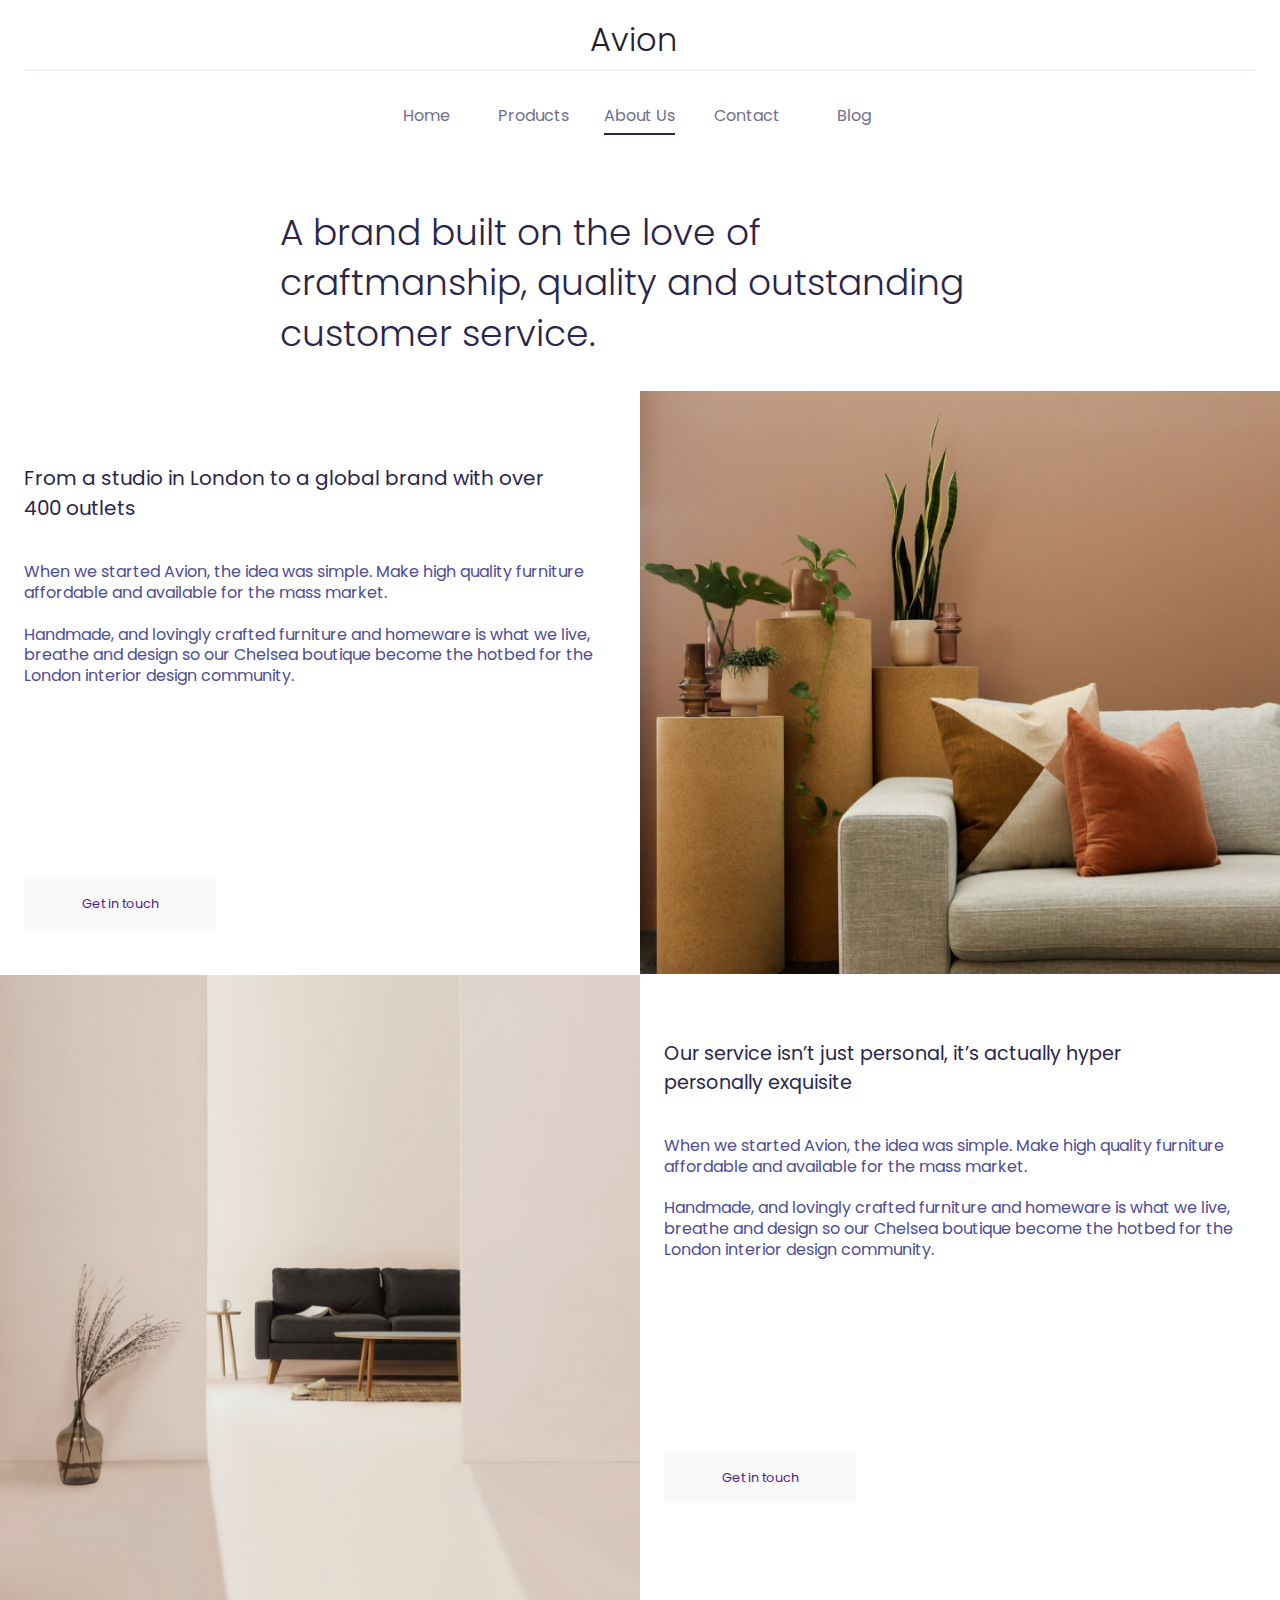
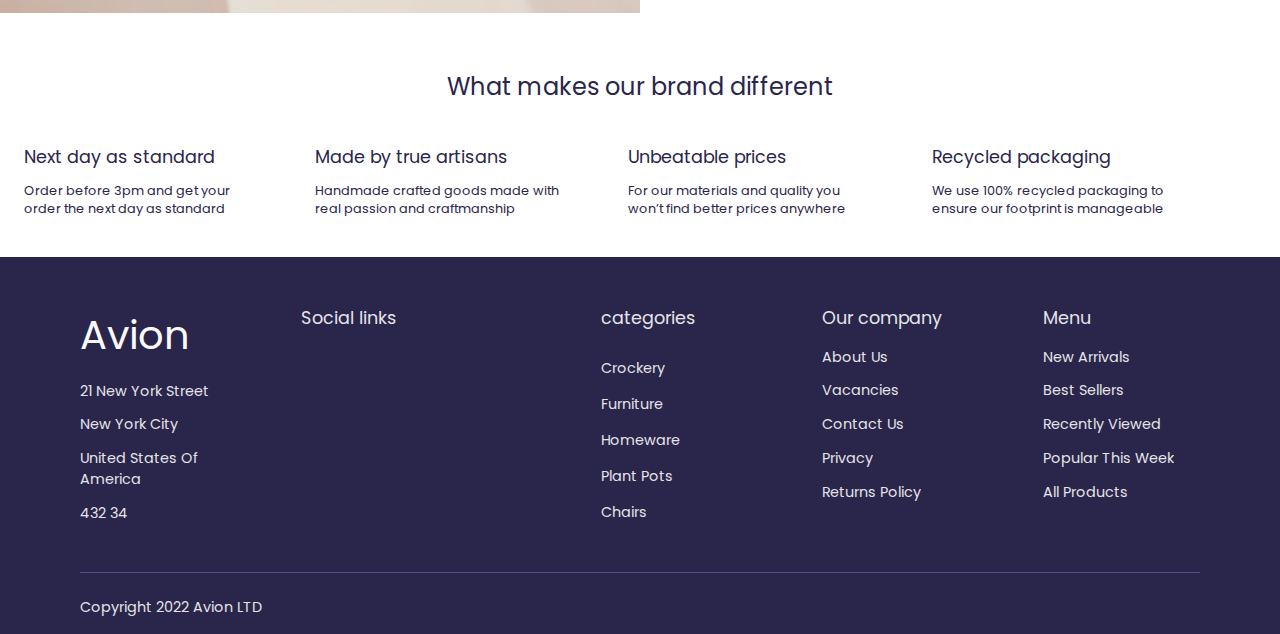
<file: html/about.html>
<!DOCTYPE html>
<html lang="en">

<head>
  <meta charset="UTF-8" />
  <meta http-equiv="X-UA-Compatible" content="IE=edge" />
  <meta name="viewport" content="width=device-width, initial-scale=1.0" />
  <link rel="stylesheet" href="https://cdnjs.cloudflare.com/ajax/libs/font-awesome/6.1.1/css/all.min.css"
    integrity="sha512-KfkfwYDsLkIlwQp6LFnl8zNdLGxu9YAA1QvwINks4PhcElQSvqcyVLLD9aMhXd13uQjoXtEKNosOWaZqXgel0g=="
    crossorigin="anonymous" referrerpolicy="no-referrer" />
  <link rel="stylesheet" href="../css/about.css" />
  <title>About us</title>
</head>

<body>
  <header>
    <div>
      <div class="user">
        <i class="fa-solid fa-user"></i>
      </div>
      <h1>Avion</h1>
      <div class="header-icons">
        <a href="./cart.html"><i class="fa-solid fa-cart-shopping"></i></a>
        <i class="fa-solid fa-bars"></i>
      </div>
    </div>
    <hr />
    <nav>
      <ul>
        <li><a href="../index.html"> Home </a></li>
        <li><a href="./filter.html"> Products </a></li>
        <li><a href="./about.html" class="active"> About Us </a></li>
        <li><a href="#"> Contact </a></li>
        <li><a href="#"> Blog </a></li>
      </ul>
    </nav>
  </header>
  <main>
    <!-- start of service section  -->

    <section id="service">
      <h2>A brand built on the love of craftmanship, quality and outstanding customer service.</h2>
    </section>
    <!-- end service section -->

    <!-- start blogs sections -->

    <section id="first-blog">
      <div class="inf">
        <h4 class="blog-title">From a studio in London to a global brand with
          over 400 outlets</h4>
        <p>
          When we started Avion, the idea was simple. Make high quality furniture affordable and available for the mass
          market.<br><br> Handmade, and lovingly crafted furniture and homeware is what we live, breathe and design so
          our Chelsea boutique become the hotbed for the London interior design community.
        </p>
        <div class="contact">
          <a href=""> Get in touch </a>
        </div>
      </div>
      <img src="../images/blog1.png" alt="">
    </section>
    <section id="second-blog">
      <img src="../images/blog2.png">
      <div class="inf">
        <h4 class="blog-title">Our service isn’t just personal, it’s actually
          hyper personally exquisite</h4>
        <p>
          When we started Avion, the idea was simple. Make high quality furniture affordable and available for the mass
          market.<br><br> Handmade, and lovingly crafted furniture and homeware is what we live, breathe and design so
          our Chelsea boutique become the hotbed for the London interior design community.
        </p>
        <div class="contact">
          <a href=""> Get in touch </a>
        </div>
      </div>
    </section>

    <!-- end blogs sections -->

    <!-- start information section -->
    <section id="info">
      <h4>What makes our brand  different </h4>
      <div class="container">
        <div class="card">
          <i class="fa-solid fa-truck"></i>
          <h5>Next day as standard</h5>
          <p>Order before 3pm and get your order the next day as standard</p>
        </div>
        <div class="card">
          <i class="fa-solid fa-square-check"></i>
          <h5>Made by true artisans</h5>
          <p>
            Handmade crafted goods made with real passion and craftmanship
          </p>
        </div>
        <div class="card">
          <i class="fa-solid fa-credit-card"></i>
          <h5>Unbeatable prices</h5>
          <p>
            For our materials and quality you won’t find better prices
            anywhere
          </p>
        </div>
        <div class="card">
          <i class="fa-solid fa-seedling"></i>
          <h5>Recycled packaging</h5>
          <p>
            We use 100% recycled packaging to ensure our footprint is
            manageable
          </p>
        </div>
      </div>
    </section>



    <!-- end information section -->



  </main>
  <footer>
    <div class="container">
      <div class="address">
        <h1>avion</h1>
        <ul>
          <li>21 new york street</li>
          <li>new york city</li>
          <li>united states of america</li>
          <li>432 34</li>
        </ul>
      </div>
      <div class="social">
        <h3>Social links</h3>
        <ul>
          <li><a href="#"><i class="fa-brands fa-linkedin"></a></i></li>
          <li><a href="#"><i class="fa-brands fa-facebook-square"></i></a></li>
          <li><a href="#"><i class="fa-brands fa-instagram"></i></a></li>
          <li><a href="#"><i class="fa-brands fa-skype"></i></a></li>
          <li><a href="#"><i class="fa-brands fa-twitter"></i></a></li>
          <li><a href="#"><i class="fa-brands fa-pinterest"></i></a></li>
        </ul>
      </div>
      <div class="categories">
        <h3>categories</h3>
        <ul>
          <li><a href="./filter.html">Crockery</a></li>
          <li><a href="./filter.html">Furniture</a></li>
          <li><a href="./filter.html">Homeware</a></li>
          <li><a href="./filter.html">Plant pots</a></li>
          <li><a href="./filter.html">Chairs</a></li>
        </ul>
      </div>
      <div class="our-company">
        <h3>Our company</h3>
        <ul>
          <li><a href="./about.html">About us</a></li>
          <li><a href="#">Vacancies</a></li>
          <li><a href="#">Contact us</a></li>
          <li><a href="#">Privacy</a></li>
          <li><a href="#">Returns policy</a></li>
        </ul>
      </div>
      <div class="menu">
        <h3>Menu</h3>
        <ul>
          <li><a href="#">New arrivals</a></li>
          <li><a href="#">Best sellers</a></li>
          <li><a href="#">Recently viewed</a></li>
          <li><a href="#">Popular this week</a></li>
          <li><a href="./filter.html">All products</a></li>
        </ul>
      </div>
    </div>
    <div class="copy">
      <hr>
      <p>Copyright 2022 Avion LTD</p>
    </div>
  </footer>

  <script src="../js/about.js"></script>
</body>

</html>
</file>
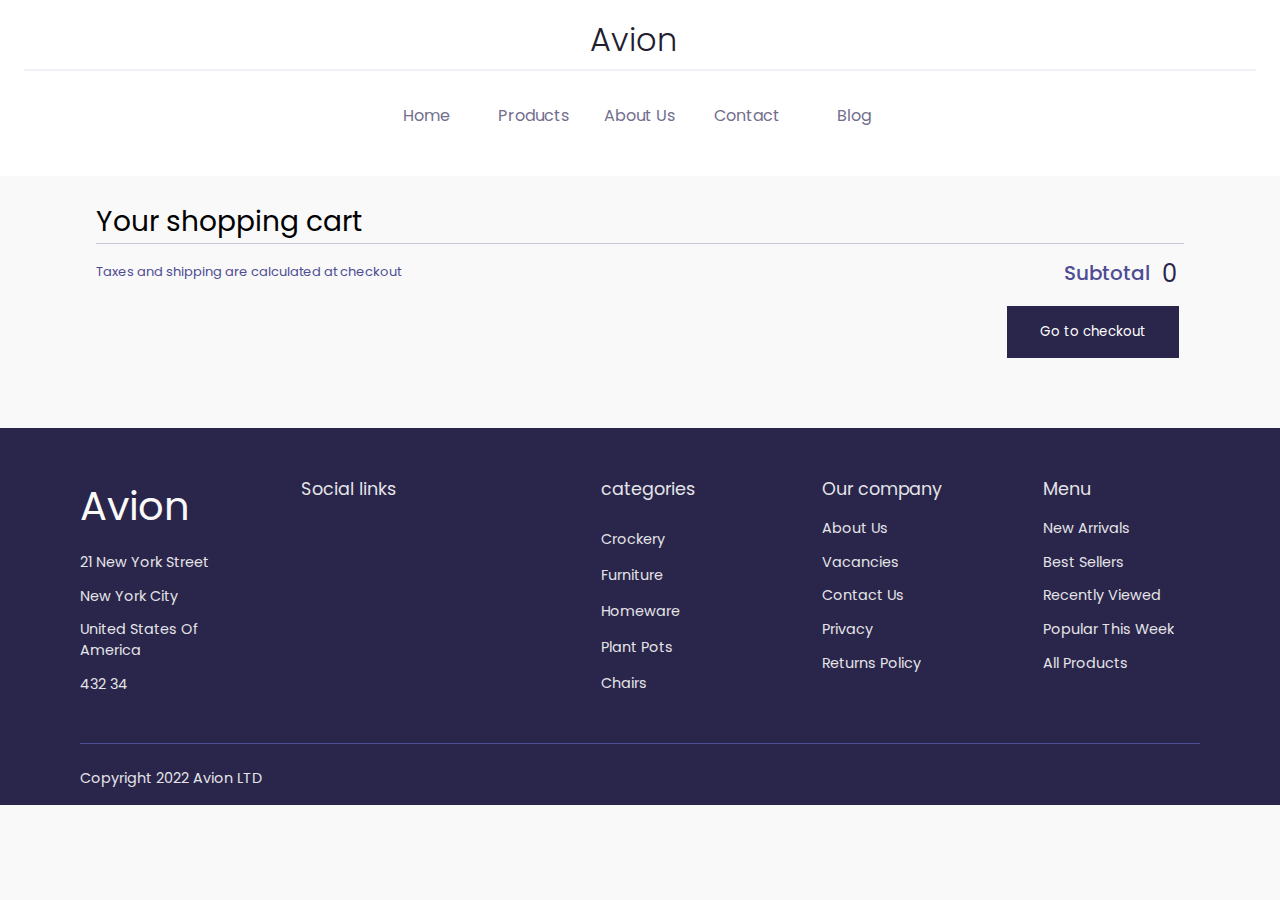
<file: html/cart.html>
<!DOCTYPE html>
<html lang="en">
  <head>
    <meta charset="UTF-8" />
    <meta http-equiv="X-UA-Compatible" content="IE=edge" />
    <meta name="viewport" content="width=device-width, initial-scale=1.0" />
    <link
      rel="stylesheet"
      href="https://cdnjs.cloudflare.com/ajax/libs/font-awesome/6.1.1/css/all.min.css"
      integrity="sha512-KfkfwYDsLkIlwQp6LFnl8zNdLGxu9YAA1QvwINks4PhcElQSvqcyVLLD9aMhXd13uQjoXtEKNosOWaZqXgel0g=="
      crossorigin="anonymous"
      referrerpolicy="no-referrer"
    />
    <link rel="stylesheet" href="../css/cart.css" />
    <title>Cart</title>
  </head>
  <body>
    <header>
      <div>
        <div class="user">
          <i class="fa-solid fa-user"></i>
        </div>
        <h1>Avion</h1>
        <div class="header-icons">
          <a href="./cart.html"><i class="fa-solid fa-cart-shopping"></i></a>
          <i class="fa-solid fa-bars"></i>
        </div>
      </div>
      <hr />
      <nav>
        <ul>
          <li><a href="../index.html"> Home </a></li>
          <li><a href="./filter.html"> Products </a></li>
          <li><a href="./about.html"> About Us </a></li>
          <li><a href="#"> Contact </a></li>
          <li><a href="#"> Blog </a></li>
        </ul>
      </nav>
    </header>
      <main>
        <h2>Your shopping cart</h2>

    <div id="empty-cart">
      <img src="../images/emptyCart.png" alt="Empty Cart">
      <h2>Your Cart Empty!</h2>
      <p>You have no items in your shopping cart.<br>let's go buy something!</p>

      <a href="../html/filter.html">Browse products</a>
    </div>


        <section id="card-container">
          <!-- <div class="card">
            <img  class ="card-img"src="../images/blog2.png" alt="ssss">   
            <div class="card-inner-div">
              <div class="title-description-container">

             <h3 class="card-title">Graystone vase</h6>
              <p class="card-description">A timeless ceramic vase with 
                a tri color .</p>
                </div>

                <div class="quantity-container">
                  <p class="quantity-increase">+</p>
                  <p class="card-price">1</p>
                  <p  class="quantity-decrease">-</p>
                 <i class="fa-solid fa-trash delete-item"></i>

                </div>
              <div class="card-total">
                <p class="span-total">total:</p> <p class="total-price">$85</p>
              </div>

                </div>
              </div> -->
        
        </section>
        <section id="subtotal">
        <div id="subtotal-container"><p id="subtotal-text">Subtotal  <p id=subtotal-num>0</p></p>
        </div>
        <p id="taxes-and-shpping">Taxes and shipping are calculated at checkout</p>
        </section>

        
        <button id="btn-checkout">Go to checkout</button>
            </main>


    <footer>
      <div class="container">
        <div class="address">
          <h1>avion</h1>
          <ul>
            <li>21 new york street</li>
            <li>new york city</li>
            <li>united states of america</li>
            <li>432 34</li>
          </ul>
        </div>
        <div class="social">
          <h3>Social links</h3>
          <ul>
            <li><a href="#"><i class="fa-brands fa-linkedin"></a></i></li>
            <li><a href="#"><i class="fa-brands fa-facebook-square"></i></a></li>
            <li><a href="#"><i class="fa-brands fa-instagram"></i></a></li>
            <li><a href="#"><i class="fa-brands fa-skype"></i></a></li>
            <li><a href="#"><i class="fa-brands fa-twitter"></i></a></li>
            <li><a href="#"><i class="fa-brands fa-pinterest"></i></a></li>
          </ul>
        </div>
        <div class="categories">
          <h3>categories</h3>
          <ul>
            <li><a href="./filter.html">Crockery</a></li>
            <li><a href="./filter.html">Furniture</a></li>
            <li><a href="./filter.html">Homeware</a></li>
            <li><a href="./filter.html">Plant pots</a></li>
            <li><a href="./filter.html">Chairs</a></li>
          </ul>
        </div>
        <div class="our-company">
          <h3>Our company</h3>
          <ul>
            <li><a href="./about.html">About us</a></li>
            <li><a href="#">Vacancies</a></li>
            <li><a href="#">Contact us</a></li>
            <li><a href="#">Privacy</a></li>
            <li><a href="#">Returns policy</a></li>
          </ul>
        </div>
        <div class="menu">
          <h3>Menu</h3>
          <ul>
            <li><a href="#">New arrivals</a></li>
            <li><a href="#">Best sellers</a></li>
            <li><a href="#">Recently viewed</a></li>
            <li><a href="#">Popular this week</a></li>
            <li><a href="./filter.html">All products</a></li>
          </ul>
        </div>
        </div>
        <div class="copy">
          <hr>
          <p>Copyright 2022 Avion LTD</p>
        </div>
    </footer>
    <script src="../js/cart.js"></script>
  </body>
</html>
</file>
<file: css/about.css>
@import url("https://fonts.googleapis.com/css2?family=Poppins:wght@200;300;400;500;600;700&display=swap%27");

* {
  padding: 0;
  margin: 0;
  box-sizing: border-box;
  font-family: "Poppins", sans-serif;
}

:root {
  --dark-primary: #2a254b;
  --primary: #4e4d93;
  --light-grey: #f9f9f9;
  --white: #ffffff;
  --border-dark: #cac6da;
}

body {
  scroll-behavior: smooth;
}

a {
  text-decoration: none;
}
/* --------- start of header section --------- */
header {
  background-color: #fff;
  padding: 1rem 1.5rem;
  position: relative;
}

header div:nth-child(1) {
  display: flex;
  flex-wrap: wrap;
  justify-content: space-between;
  align-items: center;
  /* padding: 0.3rem 0; */
  margin-bottom: 0.3rem;
}

header div .user {
  display: none;
}

header div h1 {
  order: 0;
  font-size: 1.5rem;
  font-weight: 300;
  color: #22202e;
}

header .header-icons i {
  margin-left: 0.7rem;
  color: #22202e;
}

header hr {
  display: none;
}
nav {
  background-color: white;
  padding: 2rem 0.5rem;
  position: absolute;
  left: 0;
  right: 0;
  display: none;
  z-index: 10;
}

.slide-in {
  animation: slide 1s forwards;
}
.slide-out {
  animation: slideOut 1s forwards;
}

@keyframes slide {
  0% {
    opacity: 0;
    top: 3px;
  }
  100% {
    opacity: 1;
    top: 3.56rem;
  }
}

@keyframes slideOut {
  0% {
    opacity: 1;
    top: 4rem;
  }

  100% {
    opacity: 0;
    top: 3rem;
  }
}

nav ul {
  display: flex;
  flex-direction: column;
  align-items: center;
  justify-content: center;
  list-style-type: none;
  gap: 1.5rem;
}

nav ul li {
  width: 100%;
  display: flex;
  justify-content: center;
  align-items: center;
  text-align: center;
}

nav ul li a {
  color: #726e8d;
  position: relative;
  width: 100%;
}

nav ul li a::after {
  content: "";
  position: absolute;
  width: 100%;
  background-color: #e4e0f1;
  bottom: -50%;
  left: 0;
  height: 0.1rem;
}

.active::after {
  background-color: var(--dark-primary);
}

.fa-bars {
  transition: all 0.3s ease-in-out;
}

.rotate-menu {
  transform: rotateZ(90deg);
  transition: all 0.3s ease-in-out;
}
/* ------ header media queries ------ */
@media screen and (min-width: 992px) {
  header hr {
    display: block;
    background-color: #f1eff8;
    border: 0.5px solid #f1eff8;
  }
  header div h1 {
    font-size: 2rem;
  }

  header div .user {
    display: block;
  }

  .fa-bars {
    display: none;
  }

  nav {
    display: block;
    position: relative;
  }

  nav ul {
    flex-direction: row;
    justify-content: space-around;
    width: 50%;
    margin: 0 auto;
    font-size: 0.9rem;
  }

  nav ul li a {
    width: auto;
  }
  nav ul li a::after {
    background-color: var(--dark-primary);
    display: none;
    height: 0.15rem;
    bottom: -30%;
  }

  nav ul li a:hover:after {
    display: block;
    animation: underline 0.5s forwards;
  }

  @keyframes underline {
    0% {
      width: 0%;
    }

    100% {
      width: 100%;
    }
  }

  .active::after {
    display: block;
  }
}

@media screen and (min-width: 1200px) {
  nav {
    display: block;
    position: relative;
  }
  nav ul {
    flex-direction: row;
    justify-content: space-around;
    width: 42%;
    margin: 0 auto;
    font-size: 1rem;
  }
}
/* --------- end of header section ---------- */

/* service section style start */
#service h2 {
  color: var(--dark-primary);
  font-size: 1.8rem;
  font-weight: 400;
  line-height: 2.8rem;
  padding: 2rem 1.5rem 2rem 1.5rem;
  margin-bottom: 3rem;
}

/* start media queries for service section in about page */

@media (min-width: 768px) and (max-width: 991.98px) {
  #service h2 {
    padding: 1.5rem 4.8rem 1.5rem 7.5rem;
    font-size: 1.7rem;
  }
}

@media (min-width: 992px) and (max-width: 1199.98px) {
  #service h2 {
    display: flex;
    justify-content: center;
    text-align: center;
    width: 100%;
  }
}
@media (min-width: 1200px) {
  #service h2 {
    font-size: 2.25rem;
    margin: auto;
    width: 60%;
    font-weight: 300;
    line-height: 3.15rem;
  }
}
/* end media queries for service section */

/* service section style end */

/* blogs section style start */
#first-blog,
#second-blog {
  display: flex;
  flex-direction: column;
}
#first-blog .inf .blog-title {
  font-size: 1.25rem;
  font-weight: 400;
  margin: 3rem 5.75rem 0.75rem 1.5rem;
  color: var(--dark-primary);
}
#first-blog .inf p {
  font-size: 0.8rem;
  font-weight: 400;
  margin: 0.75rem 1.5rem 4rem 1.5rem;
  line-height: 1.3rem;
  color: var(--primary);
}
#first-blog .inf .contact {
  color: var(--dark-primary);
  background-color: var(--light-grey);
  font-size: 0.9rem;
  font-weight: 400;
  margin: 0rem 1.5rem 2.37rem 1.5rem;
  padding: 1rem 7rem 1rem 7rem;
}

#first-blog img {
  width: 100%;
  margin-bottom: -0.438rem;
}
#second-blog img {
  width: 100%;
}

#second-blog .inf .blog-title {
  font-size: 1.2rem;
  font-weight: 400;
  margin: 3rem 5.75rem 0.75rem 1.5rem;
  color: var(--dark-primary);
}
#second-blog .inf p {
  font-size: 0.8rem;
  font-weight: 400;
  margin: 0.75rem 1.5rem 4rem 1.5rem;
  line-height: 1.3rem;
  color: var(--primary);
}
#second-blog .inf .contact {
  color: var(--dark-primary);
  background-color: var(--light-grey);
  font-size: 0.9rem;
  font-weight: 400;
  margin: 0rem 1.5rem 6.9rem 1.5rem;
  padding: 1rem 7rem 1rem 7rem;
}
/* start media queries for service blogs in about page */
@media (min-width: 768px) and (max-width: 991.98px) {
  #first-blog .inf .contact {
    width: 45%;
    font-size: 1rem;
    text-align: center;
  }
  #second-blog .inf .contact {
    width: 45%;
    font-size: 1rem;
    text-align: center;
  }
}
@media (min-width: 992px)  {
  #first-blog .inf .contact {
    width: 30%;
    font-size: 1rem;
    text-align: center;
  }
  #second-blog .inf .contact {
    width: 30%;
    font-size: 1rem;
    text-align: center;
  }
  #first-blog,
  #second-blog {
    display: flex;
    flex-direction: row;
  }
#first-blog .inf .blog-title {
  margin-top:4.5rem;

}

#second-blog .inf .blog-title {
  margin-top:4.5rem;
}


  #first-blog img {
    width: 50%;
    margin-bottom: -0.438rem;
  }
  #second-blog img {
    width: 50%;
    margin-top: 0.5rem;
  }
  #first-blog .inf p {
    font-size: 1rem;
    padding-top: 1.7rem;
  }
  #second-blog .inf p {
    font-size: 1rem;
    padding-top: 1.7rem;

  }

  #first-blog .inf .contact {
    width: 30%;
    font-size: 0.8rem;
    text-align: center;
    padding: 1rem 2rem 1rem 2rem;
    margin-top: 12rem;
  }
  #second-blog .inf .contact {
    width: 30%;
    font-size: 0.8rem;
    text-align: center;
    padding: 1rem 2rem 1rem 2rem;
    margin-top: 12rem;
  }
}

/* end media queries for blogs section in about page */

/* blogs section style end  */

/* start style for information section */
#info {
  color: var(--dark-primary);
  margin-left: 1.5rem;
  margin-right: 1.5rem;
}
#info .container {
  display: flex;
  flex-direction: column;
}
#info h4 {
  font-size: 1.3rem;
  font-weight: 400;
  padding-bottom: 2.5rem;
}
#info .card {
  margin-bottom: 2.4rem;
}
#info .card i {
  font-size: 1.2rem;
  margin-bottom: 1rem;
}
#info .card h5 {
  font-size: 1rem;
  font-weight: 400;
  margin-bottom: 0.75rem;
}
#info .card p {
  font-size: 0.8rem;
  font-weight: 400;
}

/* start media quiery for information section */
@media (min-width:992px) {
  #info h4 {
    text-align: center;
    font-size: 1.5rem;
    padding-top: 3.5rem;
  }
  #info .container {
    display: flex;
    justify-content:space-between;
    flex-direction: row;
  }
  #info .container .card {
    padding-right: 3.7rem;
  }
  #info .container .card h5 {
    font-size:1.1rem;
    
  }
  #info .container .card p {
    font-size:0.8rem;
  }


  } 




/* end style for information section */

/* Footer style starts */

footer {
  background-color: var(--dark-primary);
  padding: 3rem 2rem 1rem;
  color: var(--light-grey);
  display: flex;
  flex-direction: column;
  gap: 3rem;
}

footer .container {
  display: grid;
  grid-template-columns: 1.2fr 1fr;
  row-gap: 3rem;
}

footer .container div > * {
  width: 100%;
}

footer .container div ul {
  list-style: none;
  display: flex;
  justify-content: center;
  align-items: center;
  flex-wrap: wrap;
  gap: 0.8rem;
  margin-top: 1rem;
}

footer .container div ul li {
  width: 100%;
  opacity: 0.9;
  text-transform: capitalize;
  font-size: 0.9rem;
}

footer .container div ul li a {
  text-decoration: none;
  color: var(--light-grey);
  transition: all 0.2s ease-in-out;
}

footer .container div ul li a:hover {
  color: #908ba2;
  transform: scale(1.2) rotateZ(5deg);
}

footer h1 {
  text-transform: capitalize;
  font-weight: 400;
  font-size: 2.5rem;
}

footer h3 {
  font-weight: 400;
  font-size: 1.1rem;
  opacity: 0.9;
}

footer .container .categories {
  display: none;
}

footer .container .social {
  padding: 1.5rem 0;
}

footer .container .social ul {
  justify-content: space-between;
  gap: 0rem;
}

footer .container .social ul li {
  width: calc(90% / 3);
  display: flex;
  justify-content: center;
  align-items: center;
}

footer .container .social ul li i {
  font-size: 1.5rem;
  margin-top: 1rem;
}

footer .copy {
  display: flex;
  justify-content: center;
  align-items: center;
  flex-wrap: wrap;
  text-align: center;
  gap: 1.5rem;
}

footer .copy p {
  opacity: 0.9;
  font-size: 0.9rem;
}

footer .copy hr {
  width: 100%;
  background-color: var(--primary);
  border: 0;
  height: 1px;
}

/*  Footer style mediam screen tablet */
@media (min-width: 768px) and (max-width: 991.98px) {
  footer .container .social ul li {
    justify-content: flex-start;
  }
}

/* Footer style large screen laptop */
@media (min-width: 992px) and (max-width: 1199.98px) {
  footer .container {
    display: grid;
    grid-template-columns: 1fr 1.5fr repeat(3, 1fr);
    column-gap: 4rem;
  }

  footer .container .categories {
    display: inherit;
  }

  footer .container .social {
    padding: 0;
  }

  footer .container .social ul li {
    width: calc(90% / 6);
  }

  footer .copy {
    justify-content: flex-start;
  }
}

/* Footer style X large screen */
@media (min-width: 1200px) {
  footer {
    padding: 3rem 5rem 1rem;
  }

  footer .container {
    display: grid;
    grid-template-columns: 1fr 1.5fr repeat(3, 1fr);
    column-gap: 4rem;
  }

  footer .container .categories {
    display: inherit;
  }

  footer .container .social {
    padding: 0;
  }

  footer .container .social ul li {
    width: calc(90% / 6);
  }

  footer .copy {
    justify-content: flex-start;
  }
}

/* Footer style ends */
</file>
<file: css/cart.css>
@import url('https://fonts.googleapis.com/css2?family=Poppins:wght@200;300;400;500;600;700&display=swap%27');

* {
  padding: 0;
  margin: 0;
  box-sizing: border-box;
  font-family: 'Poppins', sans-serif;
}

:root {
  --dark-primary: #2a254b;
  --primary: #4e4d93;
  --light-grey: #f9f9f9;
  --white: #ffffff;
  --border-dark: #cac6da;
}

body {
  scroll-behavior: smooth;
  background-color: #f9f9f9;
  height: 100vh;
  position: relative;
}

a {
  text-decoration: none;
}
/* --------- start of header section --------- */
header {
  background-color: #fff;
  padding: 1rem 1.5rem;
  position: relative;
}

header div:nth-child(1) {
  display: flex;
  flex-wrap: wrap;
  justify-content: space-between;
  align-items: center;
  /* padding: 0.3rem 0; */
  margin-bottom: 0.3rem;
}

header div .user {
  display: none;
}

header div h1 {
  order: 0;
  font-size: 1.5rem;
  font-weight: 300;
  color: #22202e;
}

header .header-icons i {
  margin-left: 0.7rem;
  color: #22202e;
}

header hr {
  display: none;
}
nav {
  background-color: white;
  padding: 2rem 0.5rem;
  position: absolute;
  left: 0;
  right: 0;
  display: none;
  z-index: 10;
}

.slide-in {
  animation: slide 1s forwards;
}
.slide-out {
  animation: slideOut 1s forwards;
}

@keyframes slide {
  0% {
    opacity: 0;
    top: 3px;
  }
  100% {
    opacity: 1;
    top: 3.56rem;
  }
}

@keyframes slideOut {
  0% {
    opacity: 1;
    top: 4rem;
  }

  100% {
    opacity: 0;
    top: 3rem;
  }
}

nav ul {
  display: flex;
  flex-direction: column;
  align-items: center;
  justify-content: center;
  list-style-type: none;
  gap: 1.5rem;
}

nav ul li {
  width: 100%;
  display: flex;
  justify-content: center;
  align-items: center;
  text-align: center;
}

nav ul li a {
  color: #726e8d;
  position: relative;
  width: 100%;
}

nav ul li a::after {
  content: '';
  position: absolute;
  width: 100%;
  background-color: #e4e0f1;
  bottom: -50%;
  left: 0;
  height: 0.1rem;
}
.fa-bars {
  transition: all 0.3s ease-in-out;
}

.rotate-menu {
  transform: rotateZ(90deg);
  transition: all 0.3s ease-in-out;
}
/* ------ header media queries ------ */
@media screen and (min-width: 992px) {
  header hr {
    display: block;
    background-color: #f1eff8;
    border: 0.5px solid #f1eff8;
  }
  header div h1 {
    font-size: 2rem;
  }

  header div .user {
    display: block;
  }

  .fa-bars {
    display: none;
  }

  nav {
    display: block;
    position: relative;
  }

  nav ul {
    flex-direction: row;
    justify-content: space-around;
    width: 50%;
    margin: 0 auto;
    font-size: 0.9rem;
  }

  nav ul li a {
    width: auto;
  }
  nav ul li a::after {
    background-color: var(--dark-primary);
    display: none;
    height: 0.15rem;
    bottom: -30%;
  }

  nav ul li a:hover:after {
    display: block;
    animation: underline 0.5s forwards;
  }

  @keyframes underline {
    0% {
      width: 0%;
    }

    100% {
      width: 100%;
    }
  }

  .active::after {
    display: block;
  }
}

@media screen and (min-width: 1200px) {
  nav {
    display: block;
    position: relative;
  }
  nav ul {
    flex-direction: row;
    justify-content: space-around;
    width: 42%;
    margin: 0 auto;
    font-size: 1rem;
  }
}
/* --------- end of header section ---------- */

/* --------- start of main  section ---------- */

main {
  width: 92%;
  margin: 0 auto;
  padding-top: 25px;
}
h2 {
  font-weight: 400;
  font-size: 24px;
}
/* --------- empty cart ---------- */
#empty-cart{
  margin-top: 40px;
margin-bottom: 60px;
display: none;
}
#empty-cart img{
  width: 240px;
  display: block;
  margin-left: auto;
  margin-right: auto;

}
#empty-cart h2{
  margin-left: auto;
  margin-right: auto;
  width: max-content;
  margin-top: 30px;
  font-size: 25px;
  font-weight: 600;
  color:#494658;
}
#empty-cart p {
  margin-left: auto;
  margin-right: auto;
  width: max-content;
  margin-top: 15px;
  font-size: 15px;
text-align: center;
color: #666183;

}
#empty-cart a{
  margin-left: auto;
  margin-right: auto;
  width: max-content;
  padding: 13px 25px;
  border-radius: 26px;
  background-color: var(--dark-primary);
  color: var(--white);
  display: block;
  text-decoration: none;
  margin-top: 30px;
cursor: pointer;
}



#card-container {
  border-bottom: #cac6da 1px solid;
}

#card-container .card {
  display: flex;
  margin: 30px 0;
}
#card-container .card div {
  padding: 5px 8px;
  
}
.card-img {
  display: inline;
  width: 133px;
  height: 166px;
}
.card-title {
  font-weight: 400;
  font-size: 16px;
  color: var(--dark-primary);
}
.card-description {
  font-size: 13px;
  line-height: 24px;
  padding-top: 6px;
  color: var(--dark-primary);
  max-width:300px;
  max-height: 58px;
  overflow: hidden;
}
.card-total {
  color: var(--dark-primary);
  display: flex;
  height: max-content;
}
 .span-total{
  color: #868392;
margin-left:0 ;
}

.quantity-container {
  display: flex;
  width: 180px;
  height: 46px;
  justify-content: space-around;
}

.quantity-increase,
.quantity-decrease {
  width: 25px;
  height: 25px;
  text-align: center;
  padding-top: 1px;
  cursor: pointer;
  background-color: rgba(210, 207, 201, 0.546);
  border-radius: 6px;
  box-shadow: rgba(0, 0, 0, 0.16) 0px 1px 4px;
  color: var(--dark-primary);
}
i.delete-item{
width: 26px;
height: 26px;
background-color: rgba(210, 207, 201, 0.546);
border-radius: 6px;
cursor: pointer;
box-shadow: rgba(0, 0, 0, 0.16) 0px 1px 4px;
margin-left: 30px;
padding-top: 5px;
color: var(--dark-primary);
text-align: center;


}

#subtotal-container {
  display: flex;
  justify-content: end;
  margin-top: 12px;

}
#subtotal-text {
  margin-right: 12px;
  font-size: 20px;
  color: var(--primary);
  padding-top: 2px;
  font-weight: 500;
}
#subtotal-num {
  margin-right: 7px;
  font-size: 24px;
  color: var(--dark-primary);
}
p#taxes-and-shpping {
  font-size: 13px;
  margin-top: 10px;
  text-align: right;
  color: var(--primary);

}
button#btn-checkout {
  width: 100%;
  padding: 16px 32px 16px 32px;
  background-color: var(--dark-primary);
  margin-top: 50px;
  color: var(--white);
  border: none;
  cursor: pointer;
  margin-bottom: 70px;
  display: block;

}

/*  main style mediam screen tablet */
@media (min-width: 768px) {
  main {
    width: 85%;
  }
  h2 {
    font-size: 26px;
  }
  #empty-cart img{
    width:  280px;
  }
  button#btn-checkout {
    width: 80%;
    margin-left: auto;
    margin-right: auto;
  }
  .card-title {
    font-size: 18px;
  }
  .card-description {
    font-size: 15px;

  }

}

/* main style large screen laptop */
@media (min-width: 992px) {
  #empty-cart img{
    width:  300px;
  }
  section#subtotal {
    display: flex;
    justify-content: space-between;
    flex-direction: row-reverse;
    align-items: center;
  }
  button#btn-checkout {
    width: 172px;
    margin-right: 5px;
    margin-top: 15px;
  }
  div.card-inner-div {
    display: flex;
    justify-content: space-between;
    width: 100%;
  }

  .card-description {
    font-size: 16px;
    margin-top: 10px;
    max-width:350px;


  }
  .quantity-container {
    margin-top: 35px;
  }
  .card-total{
    margin-top: 40px;
  }
}

/* main style X large screen */
@media (min-width: 1200px) {
  #empty-cart img{
    width:  300px;
  }
  h2 {
    font-size: 28px;
  }
  .card-title {
    font-size: 20px;
  }
  .card-description {
    font-size: 17px;
    max-width: 440px;
    margin-top: 10px;
  }
}
/* --------- end of main  section ---------- */

/* Footer style starts */

footer {
  background-color: var(--dark-primary);
  padding: 3rem 2rem 1rem;
  color: var(--light-grey);
  display: flex;
  flex-direction: column;
  gap: 3rem;
}

footer .container {
  display: grid;
  grid-template-columns: 1.2fr 1fr;
  row-gap: 3rem;
}

footer .container div > * {
  width: 100%;
}

footer .container div ul {
  list-style: none;
  display: flex;
  justify-content: center;
  align-items: center;
  flex-wrap: wrap;
  gap: 0.8rem;
  margin-top: 1rem;
}

footer .container div ul li {
  width: 100%;
  opacity: 0.9;
  text-transform: capitalize;
  font-size: 0.9rem;
}

footer .container div ul li a {
  text-decoration: none;
  color: var(--light-grey);
  transition: all 0.2s ease-in-out;
}

footer .container div ul li a:hover {
  color: #908ba2;
  transform: scale(1.2) rotateZ(5deg);
}

footer h1 {
  text-transform: capitalize;
  font-weight: 400;
  font-size: 2.5rem;
}

footer h3 {
  font-weight: 400;
  font-size: 1.1rem;
  opacity: 0.9;
}

footer .container .categories {
  display: none;
}

footer .container .social {
  padding: 1.5rem 0;
}

footer .container .social ul {
  justify-content: space-between;
  gap: 0rem;
}

footer .container .social ul li {
  width: calc(90% / 3);
  display: flex;
  justify-content: center;
  align-items: center;
}

footer .container .social ul li i {
  font-size: 1.5rem;
  margin-top: 1rem;
}

footer .copy {
  display: flex;
  justify-content: center;
  align-items: center;
  flex-wrap: wrap;
  text-align: center;
  gap: 1.5rem;
}

footer .copy p {
  opacity: 0.9;
  font-size: 0.9rem;
}

footer .copy hr {
  width: 100%;
  background-color: var(--primary);
  border: 0;
  height: 1px;
}

/*  Footer style mediam screen tablet */
@media (min-width: 768px) and (max-width: 991.98px) {

  footer .container .social ul li {
    justify-content: flex-start;
  }
  
}

/* Footer style large screen laptop */
@media (min-width: 992px) and (max-width: 1199.98px) {
  footer .container {
    display: grid;
    grid-template-columns: 1fr 1.5fr repeat(3, 1fr);
    column-gap: 4rem;
  }

  footer .container .categories {
    display: inherit;
  }

  footer .container .social {
    padding: 0;
  }

  footer .container .social ul li {
    width: calc(90% / 6);
  }

  footer .copy {
    justify-content: flex-start;
  }
}

/* Footer style X large screen */
@media (min-width: 1200px) {
  footer {
    padding: 3rem 5rem 1rem;
  }

  footer .container {
    display: grid;
    grid-template-columns: 1fr 1.5fr repeat(3, 1fr);
    column-gap: 4rem;
  }

  footer .container .categories {
    display: inherit;
  }

  footer .container .social {
    padding: 0;
  }

  footer .container .social ul li {
    width: calc(90% / 6);
  }

  footer .copy {
    justify-content: flex-start;
  }
}

/* Footer style ends */
</file>
